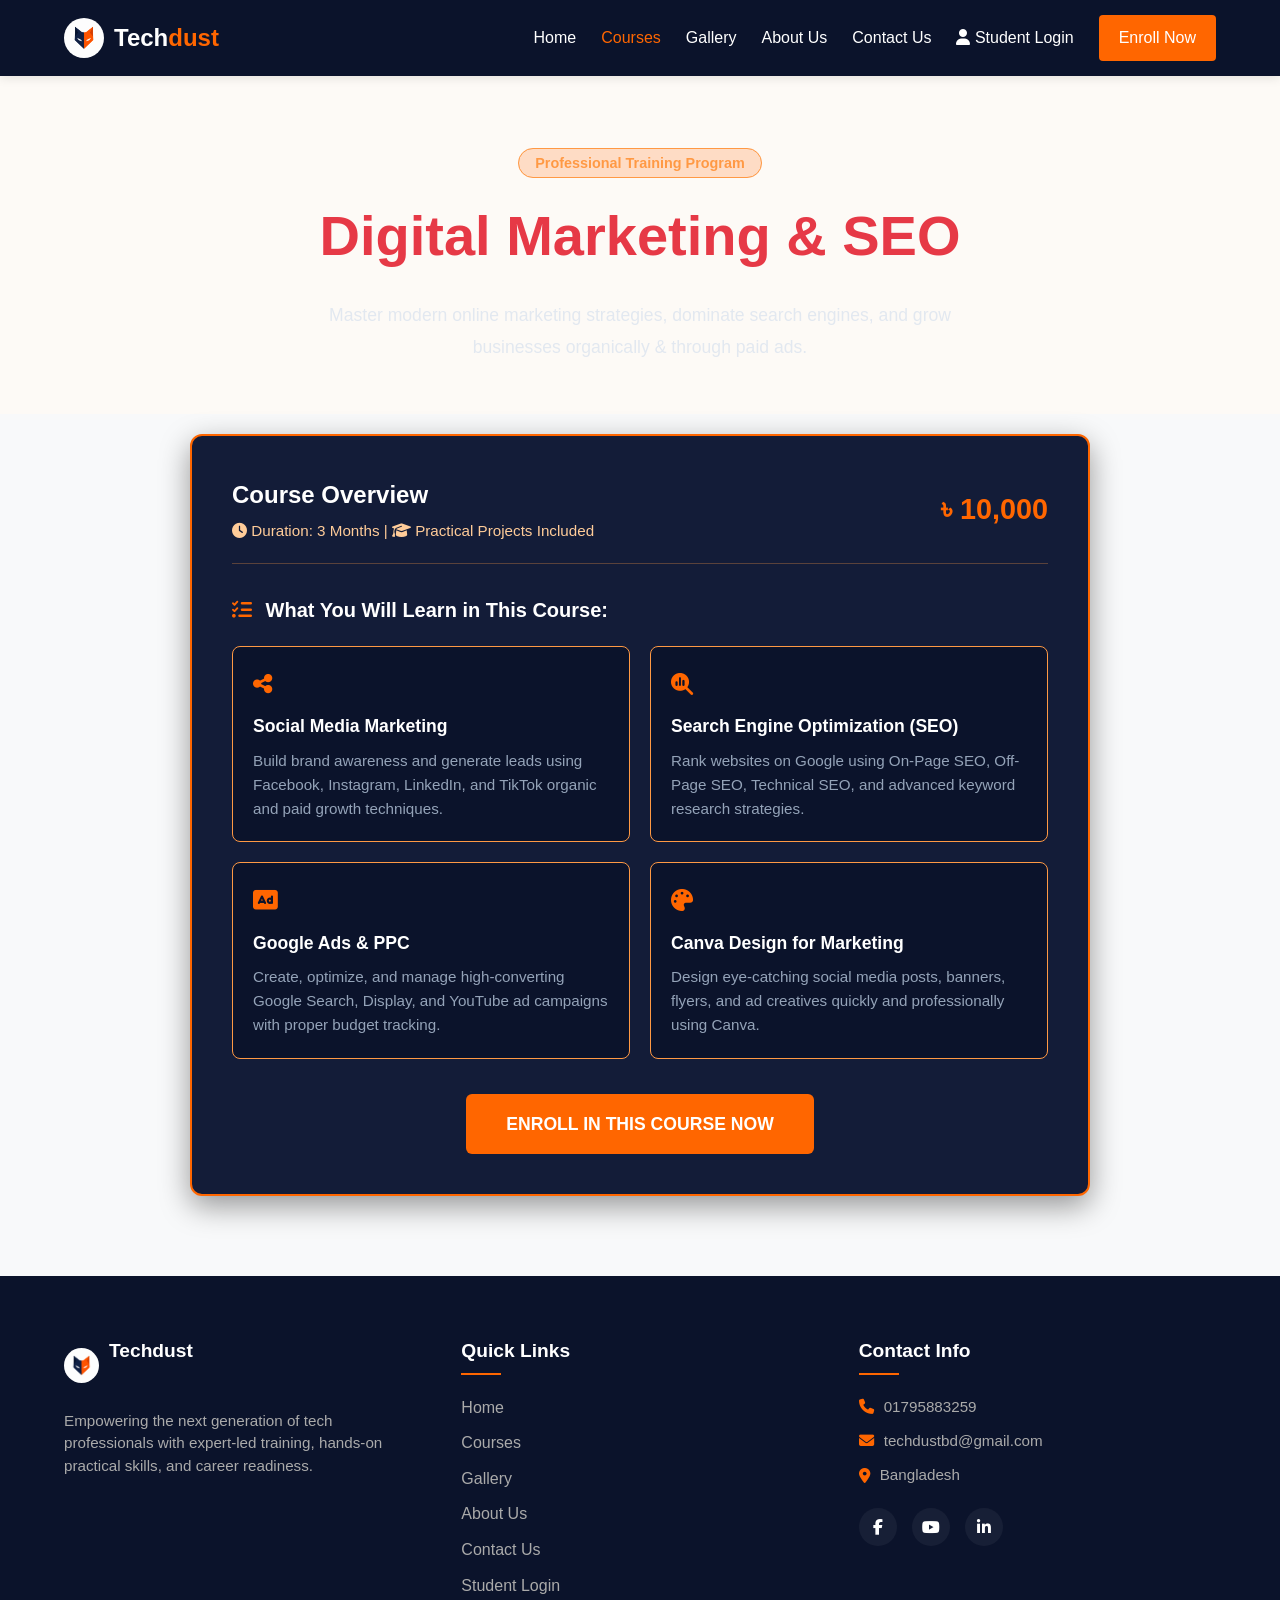
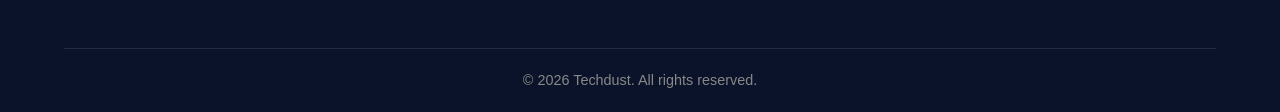
<file: courses/marketing.html>
<!DOCTYPE html>
<html lang="en">
<head>
    <meta charset="UTF-8">
    <meta name="viewport" content="width=device-width, initial-scale=1.0">
    <title>Digital Marketing & SEO Course - Techdust</title>
    
    <!-- SEO Meta Tags -->
    <meta name="description" content="Enroll in Techdust's Digital Marketing & SEO course. Learn Social Media Marketing, SEO, Google Ads, Canva Design, and more with practical training.">
    
    <link rel="icon" type="image/png" href="../images/logo.jpg">
    <link rel="stylesheet" href="../css/style.css">
    <!-- FontAwesome for Icons -->
    <link rel="stylesheet" href="https://cdnjs.cloudflare.com/ajax/libs/font-awesome/6.4.0/css/all.min.css">
</head>
<body>

    <!-- Sticky & Hiding Header / Navbar -->
    <header class="header" id="navbar">
        <a href="../index.html" class="logo-container">
            <img src="../images/logo.jpg" alt="Techdust Logo" class="brand-logo">
            <span class="brand-name">Tech<span>dust</span></span>
        </a>

        <button class="hamburger" id="hamburger-btn" aria-label="Toggle navigation menu">
            <i class="fa-solid fa-bars"></i>
        </button>

        <ul class="nav-links" id="nav-menu">
            <li><a href="../index.html">Home</a></li>
            <li><a href="courses.html" class="active">Courses</a></li>
            <li><a href="gallery.html">Gallery</a></li>
            <li><a href="about.html">About Us</a></li>
            <li><a href="contact.html">Contact Us</a></li>
            <li><a href="login.html" class="nav-login"><i class="fa-solid fa-user"></i> Student Login</a></li>
            <li><a href="contact.html" class="nav-cta">Enroll Now</a></li>
        </ul>
    </header>

    <!-- Course Header / Hero Section -->
    <section class="hero-section" style="min-height: 45vh; padding-top: 150px; padding-bottom: 50px; text-align: center;">
        <div class="hero-container" style="grid-template-columns: 1fr; text-align: center;">
            <div class="hero-text-content">
                <span style="background: rgba(255,102,0,0.2); color: #ff9944; padding: 6px 16px; border-radius: 20px; font-weight: 600; font-size: 0.9rem; border: 1px solid #ff9944;">Professional Training Program</span>
                <h1 style="margin-top: 15px;">Digital Marketing & <span class="text-red">SEO</span></h1>
                <p style="max-width: 700px; margin: 10px auto 0; color: #e2e8f0; font-size: 1.1rem;">Master modern online marketing strategies, dominate search engines, and grow businesses organically & through paid ads.</p>
            </div>
        </div>
    </section>

    <!-- Course Details & Syllabus Section -->
    <section class="features-section" style="padding-top: 20px; padding-bottom: 80px;">
        <div class="features-container" style="max-width: 900px; display: grid; grid-template-columns: 1fr; gap: 40px;">
            
            <!-- Main Content Card -->
            <div style="background: #131c38; border: 2px solid #ff6600; padding: 40px; border-radius: 12px; box-shadow: 0 10px 30px rgba(0,0,0,0.4);">
                
                <div style="display: flex; justify-content: space-between; align-items: center; flex-wrap: wrap; gap: 15px; margin-bottom: 30px; border-bottom: 1px solid rgba(255,153,68,0.3); padding-bottom: 20px;">
                    <div>
                        <h3 style="color: #ffffff; font-size: 1.5rem; margin-bottom: 5px;">Course Overview</h3>
                        <p style="color: #ffcc99; font-size: 0.95rem;"><i class="fa-solid fa-clock"></i> Duration: 3 Months | <i class="fa-solid fa-graduation-cap"></i> Practical Projects Included</p>
                    </div>
                    <div style="text-align: right;">
                        <span style="font-size: 1.8rem; font-weight: 700; color: #ff6600;">৳ 10,000</span>
                    </div>
                </div>

                <h4 style="color: #ffffff; font-size: 1.25rem; margin-bottom: 20px;"><i class="fa-solid fa-list-check" style="color: #ff6600; margin-right: 8px;"></i> What You Will Learn in This Course:</h4>
                
                <div style="display: grid; grid-template-columns: repeat(auto-fit, minmax(260px, 1fr)); gap: 20px; margin-bottom: 35px;">
                    
                    <!-- Topic 1 -->
                    <div style="background: #0b132b; padding: 20px; border-radius: 8px; border: 1px solid #ff9944;">
                        <div style="color: #ff6600; font-size: 22px; margin-bottom: 10px;"><i class="fa-solid fa-share-nodes"></i></div>
                        <h5 style="color: #ffffff; font-size: 1.1rem; margin-bottom: 8px;">Social Media Marketing</h5>
                        <p style="color: #94a3b8; font-size: 0.95rem;">Build brand awareness and generate leads using Facebook, Instagram, LinkedIn, and TikTok organic and paid growth techniques.</p>
                    </div>

                    <!-- Topic 2 -->
                    <div style="background: #0b132b; padding: 20px; border-radius: 8px; border: 1px solid #ff9944;">
                        <div style="color: #ff6600; font-size: 22px; margin-bottom: 10px;"><i class="fa-solid fa-magnifying-glass-chart"></i></div>
                        <h5 style="color: #ffffff; font-size: 1.1rem; margin-bottom: 8px;">Search Engine Optimization (SEO)</h5>
                        <p style="color: #94a3b8; font-size: 0.95rem;">Rank websites on Google using On-Page SEO, Off-Page SEO, Technical SEO, and advanced keyword research strategies.</p>
                    </div>

                    <!-- Topic 3 -->
                    <div style="background: #0b132b; padding: 20px; border-radius: 8px; border: 1px solid #ff9944;">
                        <div style="color: #ff6600; font-size: 22px; margin-bottom: 10px;"><i class="fa-solid fa-rectangle-ad"></i></div>
                        <h5 style="color: #ffffff; font-size: 1.1rem; margin-bottom: 8px;">Google Ads & PPC</h5>
                        <p style="color: #94a3b8; font-size: 0.95rem;">Create, optimize, and manage high-converting Google Search, Display, and YouTube ad campaigns with proper budget tracking.</p>
                    </div>

                    <!-- Topic 4 -->
                    <div style="background: #0b132b; padding: 20px; border-radius: 8px; border: 1px solid #ff9944;">
                        <div style="color: #ff6600; font-size: 22px; margin-bottom: 10px;"><i class="fa-solid fa-palette"></i></div>
                        <h5 style="color: #ffffff; font-size: 1.1rem; margin-bottom: 8px;">Canva Design for Marketing</h5>
                        <p style="color: #94a3b8; font-size: 0.95rem;">Design eye-catching social media posts, banners, flyers, and ad creatives quickly and professionally using Canva.</p>
                    </div>

                </div>

                <!-- Call to Action Button inside card -->
                <div style="text-align: center;">
                    <a href="contact.html?course=marketing" class="btn-primary-red" style="display: inline-block; padding: 16px 40px; font-size: 1.1rem; text-decoration: none; border-radius: 6px; text-transform: uppercase; font-weight: 700; background-color: #ff6600; color: #ffffff; transition: background 0.3s;">Enroll in This Course Now</a>
                </div>

            </div>

        </div>
    </section>

    <!-- Professional Footer -->
    <footer class="footer">
        <div class="footer-container">
            <div class="footer-col">
                <div class="footer-logo-area">
                    <img src="../images/logo.jpg" alt="Techdust Logo" class="footer-logo">
                    <h3>Techdust</h3>
                </div>
                <p class="footer-about">Empowering the next generation of tech professionals with expert-led training, hands-on practical skills, and career readiness.</p>
            </div>

            <div class="footer-col">
                <h3>Quick Links</h3>
                <ul class="footer-links">
                    <li><a href="../index.html">Home</a></li>
                    <li><a href="courses.html">Courses</a></li>
                    <li><a href="gallery.html">Gallery</a></li>
                    <li><a href="about.html">About Us</a></li>
                    <li><a href="contact.html">Contact Us</a></li>
                    <li><a href="login.html">Student Login</a></li>
                </ul>
            </div>

            <div class="footer-col">
                <h3>Contact Info</h3>
                <ul class="footer-contact-info">
                    <li><i class="fa-solid fa-phone"></i> 01795883259</li>
                    <li><i class="fa-solid fa-envelope"></i> techdustbd@gmail.com</li>
                    <li><i class="fa-solid fa-location-dot"></i> Bangladesh</li>
                </ul>
                <div class="footer-socials">
                    <a href="#" aria-label="Facebook"><i class="fa-brands fa-facebook-f"></i></a>
                    <a href="#" aria-label="YouTube"><i class="fa-brands fa-youtube"></i></a>
                    <a href="#" aria-label="LinkedIn"><i class="fa-brands fa-linkedin-in"></i></a>
                </div>
            </div>
        </div>
        
        <div class="footer-bottom">
            <p>&copy; 2026 Techdust. All rights reserved.</p>
        </div>
    </footer>

    <!-- External JavaScript File -->
    <script src="../js/script.js"></script>

</body>
</html>
</file>
<file: css/style.css>
/* ==========================================
   Techdust - Main Stylesheet
   Color Palette: Orange, Dark Blue, Red
   ========================================== */

/* CSS Reset & Variables */
* {
    margin: 0;
    padding: 0;
    box-sizing: border-box;
}

:root {
    --primary-orange: #ff6600;
    --dark-blue: #0b132b;
    --accent-red: #e63946;
    --light-bg: #f8f9fa;
    --white: #ffffff;
    --text-color: #333333;
    --transition-speed: 0.3s ease;
}

body {
    font-family: 'Segoe UI', Tahoma, Geneva, Verdana, sans-serif;
    color: var(--text-color);
    background-color: var(--white);
    line-height: 1.6;
}

/* Utility Classes */
.text-red {
    color: var(--accent-red);
}

/* ==========================================
   Header & Navigation
   ========================================== */
.header {
    position: fixed;
    top: 0;
    left: 0;
    width: 100%;
    background-color: var(--dark-blue);
    display: flex;
    justify-content: space-between;
    align-items: center;
    padding: 15px 5%;
    z-index: 1000;
    box-shadow: 0 2px 10px rgba(0, 0, 0, 0.1);
    transition: transform var(--transition-speed);
}

/* Auto-hiding header state controlled by script.js */
.header-hidden {
    transform: translateY(-100%);
}

.logo-container {
    display: flex;
    align-items: center;
    text-decoration: none;
    gap: 10px;
}

.brand-logo {
    width: 40px;
    height: 40px;
    border-radius: 50%;
    object-fit: cover;
}

.brand-name {
    font-size: 1.5rem;
    font-weight: 700;
    color: var(--white);
}

.brand-name span {
    color: var(--primary-orange);
}

.nav-links {
    display: flex;
    align-items: center;
    list-style: none;
    gap: 25px;
}

.nav-links li a {
    text-decoration: none;
    color: var(--white);
    font-weight: 500;
    transition: color var(--transition-speed);
}

.nav-links li a:hover,
.nav-links li a.active {
    color: var(--primary-orange);
}

/* Student Login & Call To Action Buttons */
.nav-login {
    color: var(--white);
}

.nav-cta {
    background-color: var(--primary-orange);
    color: var(--white) !important;
    padding: 10px 20px;
    border-radius: 4px;
    white-space: nowrap;
    display: inline-block;
    transition: background-color var(--transition-speed);
}

.nav-cta:hover {
    background-color: var(--accent-red);
}

.hamburger {
    display: none;
    background: none;
    border: none;
    color: var(--white);
    font-size: 1.5rem;
    cursor: pointer;
}

/* ==========================================
   Hero Section (7 Years Success Layout)
   ========================================== */
.hero-section {
    padding: 140px 5% 80px 5%;
    background-color: #fdfaf6; /* soft cream background matching screenshot */
    min-height: 80vh;
    display: flex;
    align-items: center;
}

.hero-container {
    max-width: 1300px;
    margin: 0 auto;
    display: grid;
    grid-template-columns: 1fr 1.2fr;
    gap: 50px;
    align-items: center;
}

.hero-text-content h1 {
    font-size: 3.5rem;
    color: var(--accent-red);
    margin-bottom: 20px;
    font-weight: 800;
}

.hero-text-content p {
    font-size: 1.1rem;
    color: #444;
    line-height: 1.8;
    margin-bottom: 30px;
}

.hero-buttons {
    display: flex;
    gap: 15px;
    flex-wrap: wrap;
}

.btn-primary-red {
    background-color: var(--accent-red);
    color: var(--white);
    padding: 12px 25px;
    border-radius: 4px;
    text-decoration: none;
    font-weight: 700;
    font-size: 0.95rem;
    transition: opacity var(--transition-speed);
}

.btn-primary-red:hover {
    opacity: 0.9;
}

.btn-outline-light {
    background-color: transparent;
    color: var(--text-color);
    border: 2px solid #ccc;
    padding: 12px 25px;
    border-radius: 4px;
    text-decoration: none;
    font-weight: 600;
    font-size: 0.95rem;
    display: inline-flex;
    align-items: center;
    gap: 8px;
    transition: all var(--transition-speed);
}

.btn-outline-light:hover {
    border-color: var(--dark-blue);
    color: var(--dark-blue);
}

.hero-image-content img {
    width: 100%;
    max-width: 650px;
    height: auto;
    transform: scale(1.05);
    border-radius: 12px;
    box-shadow: 0 10px 30px rgba(0, 0, 0, 0.08);
    object-fit: cover;
}

/* ==========================================
   Courses Section
   ========================================== */
.courses-section {
    padding: 80px 5%;
    background-color: var(--white);
}

.courses-container {
    max-width: 1200px;
    margin: 0 auto;
}

.courses-header {
    text-align: center;
    margin-bottom: 50px;
}

.courses-header h2 {
    font-size: 2.5rem;
    color: var(--dark-blue);
    margin-bottom: 15px;
}

.courses-header p {
    color: #666;
    font-size: 1.1rem;
}

.courses-grid {
    display: grid;
    grid-template-columns: repeat(auto-fit, minmax(320px, 1fr));
    gap: 30px;
}

.course-card {
    background: var(--light-bg);
    border-radius: 8px;
    overflow: hidden;
    box-shadow: 0 4px 15px rgba(0, 0, 0, 0.05);
    transition: transform var(--transition-speed), box-shadow var(--transition-speed);
}

.course-card:hover {
    transform: translateY(-5px);
    box-shadow: 0 8px 25px rgba(0, 0, 0, 0.1);
}

.course-img {
    position: relative;
    height: 200px;
}

.course-img img {
    width: 100%;
    height: 100%;
    object-fit: cover;
}

.course-badge {
    position: absolute;
    top: 15px;
    right: 15px;
    background-color: var(--primary-orange);
    color: var(--white);
    padding: 5px 12px;
    font-size: 0.8rem;
    font-weight: 600;
    border-radius: 20px;
}

.course-content {
    padding: 25px;
}

.course-content h3 {
    font-size: 1.3rem;
    color: var(--dark-blue);
    margin-bottom: 12px;
}

.course-content p {
    color: #666;
    font-size: 0.95rem;
    margin-bottom: 20px;
}

.course-footer {
    display: flex;
    justify-content: space-between;
    align-items: center;
    border-top: 1px solid #eee;
    padding-top: 15px;
}

.course-price {
    font-weight: 700;
    color: var(--accent-red);
    font-size: 1.1rem;
}

.course-btn {
    text-decoration: none;
    color: var(--dark-blue);
    font-weight: 600;
    font-size: 0.9rem;
    transition: color var(--transition-speed);
    display: flex;
    align-items: center;
    gap: 5px;
}

.course-btn:hover {
    color: var(--primary-orange);
}

/* ==========================================
   Features Section (Why Choose Us)
   ========================================== */
.features-section {
    padding: 80px 5%;
    background-color: var(--light-bg);
}

.features-container {
    max-width: 1200px;
    margin: 0 auto;
}

.features-header {
    text-align: center;
    margin-bottom: 50px;
}

.features-header h2 {
    font-size: 2.5rem;
    color: var(--dark-blue);
    margin-bottom: 15px;
}

.features-header p {
    color: #666;
    font-size: 1.1rem;
}

.features-grid {
    display: grid;
    grid-template-columns: repeat(auto-fit, minmax(300px, 1fr));
    gap: 30px;
}

.feature-card {
    background: var(--white);
    padding: 40px 30px;
    border-radius: 8px;
    text-align: center;
    transition: transform var(--transition-speed);
    box-shadow: 0 4px 15px rgba(0,0,0,0.03);
}

.feature-card:hover {
    transform: translateY(-5px);
}

.feature-icon {
    font-size: 2.5rem;
    color: var(--primary-orange);
    margin-bottom: 20px;
}

.feature-card h3 {
    font-size: 1.3rem;
    color: var(--dark-blue);
    margin-bottom: 12px;
}

.feature-card p {
    color: #666;
    font-size: 0.95rem;
}

/* ==========================================
   Footer
   ========================================== */
.footer {
    background-color: var(--dark-blue);
    color: var(--white);
    padding: 60px 5% 20px 5%;
}

.footer-container {
    max-width: 1200px;
    margin: 0 auto;
    display: grid;
    grid-template-columns: repeat(auto-fit, minmax(250px, 1fr));
    gap: 40px;
    margin-bottom: 40px;
}

.footer-col h3 {
    font-size: 1.2rem;
    margin-bottom: 20px;
    position: relative;
    padding-bottom: 8px;
}

.footer-col h3::after {
    content: '';
    position: absolute;
    left: 0;
    bottom: 0;
    width: 40px;
    height: 2px;
    background-color: var(--primary-orange);
}

.footer-logo-area {
    display: flex;
    align-items: center;
    gap: 10px;
    margin-bottom: 15px;
}

.footer-logo {
    width: 35px;
    height: 35px;
    border-radius: 50%;
    object-fit: cover;
}

.footer-logo-area h3::after {
    display: none;
}

.footer-about {
    color: #aaa;
    font-size: 0.95rem;
    line-height: 1.5;
}

.footer-links,
.footer-contact-info {
    list-style: none;
}

.footer-links li,
.footer-contact-info li {
    margin-bottom: 10px;
}

.footer-links li a {
    text-decoration: none;
    color: #aaa;
    transition: color var(--transition-speed);
}

.footer-links li a:hover {
    color: var(--primary-orange);
}

.footer-contact-info li {
    color: #aaa;
    display: flex;
    align-items: center;
    gap: 10px;
    font-size: 0.95rem;
}

.footer-contact-info li i {
    color: var(--primary-orange);
}

.footer-socials {
    display: flex;
    gap: 15px;
    margin-top: 20px;
}

.footer-socials a {
    display: inline-flex;
    justify-content: center;
    align-items: center;
    width: 38px;
    height: 38px;
    background-color: rgba(255, 255, 255, 0.05);
    color: var(--white);
    border-radius: 50%;
    text-decoration: none;
    transition: background-color var(--transition-speed);
}

.footer-socials a:hover {
    background-color: var(--primary-orange);
}

.footer-bottom {
    text-align: center;
    border-top: 1px solid rgba(255, 255, 255, 0.1);
    padding-top: 20px;
    color: #888;
    font-size: 0.9rem;
}

/* ==========================================
   Responsive Media Queries
   ========================================== */
@media (max-width: 968px) {
    .hero-container {
        grid-template-columns: 1fr;
        text-align: center;
    }

    .hero-text-content h1 {
        font-size: 2.8rem;
    }

    .hero-buttons {
        justify-content: center;
    }
}

@media (max-width: 768px) {
    .hamburger {
        display: block;
    }

    /* Fixed full-height sliding mobile drawer */
    .nav-links {
        position: fixed;
        top: 70px;
        left: -100%;
        width: 100%;
        height: calc(100vh - 70px);
        background-color: var(--dark-blue);
        flex-direction: column;
        align-items: center;
        justify-content: flex-start;
        gap: 20px;
        padding-top: 40px;
        transition: left 0.3s ease-in-out;
        box-shadow: 0 10px 30px rgba(0,0,0,0.5);
        overflow-y: auto;
        z-index: 1000;
    }

    .nav-links.active {
        left: 0;
    }

    .nav-links li {
        width: 80%;
        text-align: center;
        margin-bottom: 0;
    }

    .nav-links a {
        display: block;
        padding: 12px;
        font-size: 1.1rem;
    }

    .nav-cta {
        display: block;
        text-align: center;
    }
}

/* ==========================================
   Custom Scrollbar Matching Website Theme
   ========================================== */

/* For Firefox */
* {
    scrollbar-width: thin;
    scrollbar-color: var(--primary-orange) var(--dark-blue);
}

/* For Chrome, Edge, and Safari */
::-webkit-scrollbar {
    width: 10px;
}

::-webkit-scrollbar-track {
    background: var(--dark-blue);
}

::-webkit-scrollbar-thumb {
    background-color: var(--primary-orange);
    border-radius: 5px;
    border: 2px solid var(--dark-blue);
}

::-webkit-scrollbar-thumb:hover {
    background-color: var(--accent-red);
}
</file>
